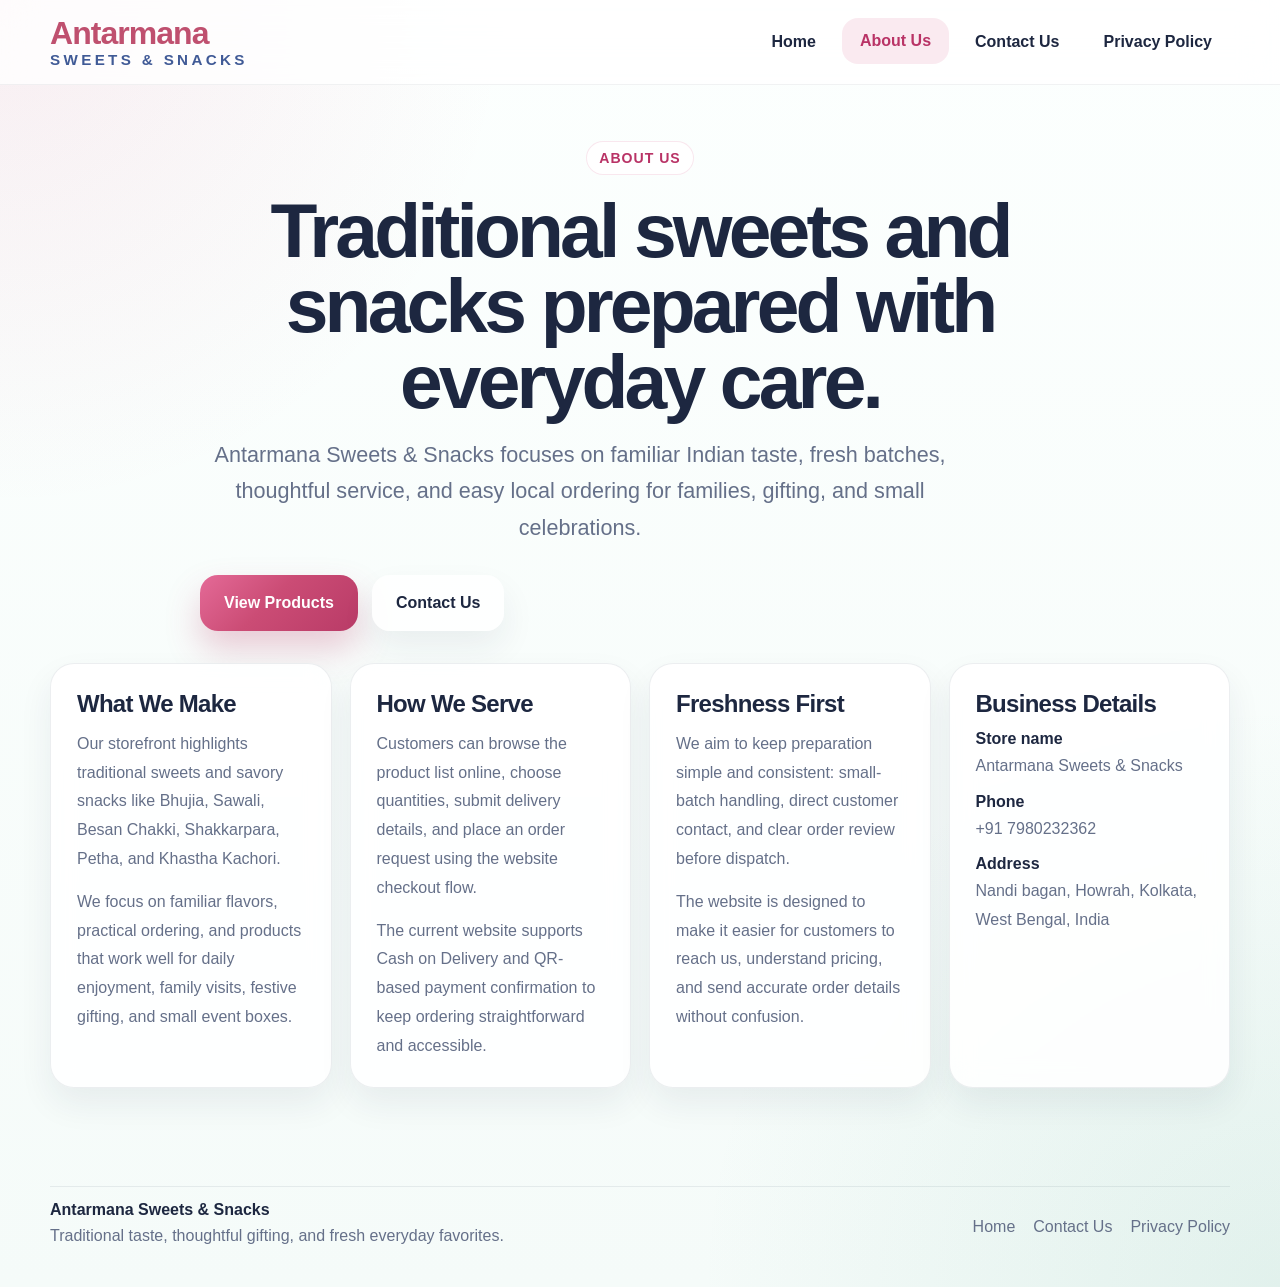
<file: about.html>
<!doctype html>
<html lang="en">
  <head>
    <meta charset="UTF-8" />
    <meta name="viewport" content="width=device-width, initial-scale=1.0" />
    <title>About Us | Antarmana Sweets &amp; Snacks</title>
    <meta
      name="description"
      content="About Antarmana Sweets & Snacks, our products, service style, and everyday commitment to fresh traditional taste."
    />
    <meta
      name="robots"
      content="index, follow, max-image-preview:large, max-snippet:-1, max-video-preview:-1"
    />
    <meta property="og:site_name" content="Antarmana Sweets &amp; Snacks" />
    <meta property="og:type" content="website" />
    <meta property="og:title" content="About Us | Antarmana Sweets &amp; Snacks" />
    <meta
      property="og:description"
      content="Learn more about our traditional sweets, snacks, and customer-first service."
    />
    <meta property="og:url" content="https://granthpatni2007-web.github.io/Antarmanasweets-snacks/about.html" />
    <link rel="canonical" href="https://granthpatni2007-web.github.io/Antarmanasweets-snacks/about.html" />
    <script
      async
      src="https://pagead2.googlesyndication.com/pagead/js/adsbygoogle.js?client=ca-pub-4705932888563006"
      crossorigin="anonymous"
    ></script>
    <link rel="stylesheet" href="styles.css" />
  </head>
  <body>
    <div class="page-shell">
      <header class="site-header">
        <div class="container nav-wrap">
          <a class="brand" href="index.html" aria-label="Antarmana Sweets &amp; Snacks home">
            <span class="brand-title">Antarmana</span>
            <span class="brand-subtitle">Sweets &amp; Snacks</span>
          </a>

          <nav class="site-nav" aria-label="Primary">
            <a class="nav-link" href="index.html">Home</a>
            <a class="nav-link active" href="about.html">About Us</a>
            <a class="nav-link" href="contact-us.html">Contact Us</a>
            <a class="nav-link" href="privacy-policy.html">Privacy Policy</a>
          </nav>
        </div>
      </header>

      <main>
        <section class="contact-section section-tone">
          <div class="container">
            <div class="section-heading">
              <span class="eyebrow">About Us</span>
              <h1>Traditional sweets and snacks prepared with everyday care.</h1>
              <p>
                Antarmana Sweets &amp; Snacks focuses on familiar Indian taste, fresh batches,
                thoughtful service, and easy local ordering for families, gifting, and small
                celebrations.
              </p>
              <div class="page-link-row">
                <a class="primary-button" href="index.html#price-list">View Products</a>
                <a class="secondary-button" href="contact-us.html">Contact Us</a>
              </div>
            </div>

            <div class="info-page-grid">
              <article class="info-card">
                <h2>What We Make</h2>
                <p>
                  Our storefront highlights traditional sweets and savory snacks like Bhujia,
                  Sawali, Besan Chakki, Shakkarpara, Petha, and Khastha Kachori.
                </p>
                <p>
                  We focus on familiar flavors, practical ordering, and products that work well for
                  daily enjoyment, family visits, festive gifting, and small event boxes.
                </p>
              </article>

              <article class="info-card">
                <h2>How We Serve</h2>
                <p>
                  Customers can browse the product list online, choose quantities, submit delivery
                  details, and place an order request using the website checkout flow.
                </p>
                <p>
                  The current website supports Cash on Delivery and QR-based payment confirmation to
                  keep ordering straightforward and accessible.
                </p>
              </article>

              <article class="info-card">
                <h2>Freshness First</h2>
                <p>
                  We aim to keep preparation simple and consistent: small-batch handling, direct
                  customer contact, and clear order review before dispatch.
                </p>
                <p>
                  The website is designed to make it easier for customers to reach us, understand
                  pricing, and send accurate order details without confusion.
                </p>
              </article>

              <article class="info-card">
                <h2>Business Details</h2>
                <dl>
                  <div>
                    <dt>Store name</dt>
                    <dd>Antarmana Sweets &amp; Snacks</dd>
                  </div>
                  <div>
                    <dt>Phone</dt>
                    <dd>+91 7980232362</dd>
                  </div>
                  <div>
                    <dt>Address</dt>
                    <dd>Nandi bagan, Howrah, Kolkata, West Bengal, India</dd>
                  </div>
                </dl>
              </article>
            </div>
          </div>
        </section>
      </main>

      <footer class="site-footer">
        <div class="container footer-wrap">
          <div>
            <strong>Antarmana Sweets &amp; Snacks</strong>
            <p>Traditional taste, thoughtful gifting, and fresh everyday favorites.</p>
          </div>
          <div class="footer-links">
            <a href="index.html">Home</a>
            <a href="contact-us.html">Contact Us</a>
            <a href="privacy-policy.html">Privacy Policy</a>
          </div>
        </div>
      </footer>
    </div>
  </body>
</html>
</file>
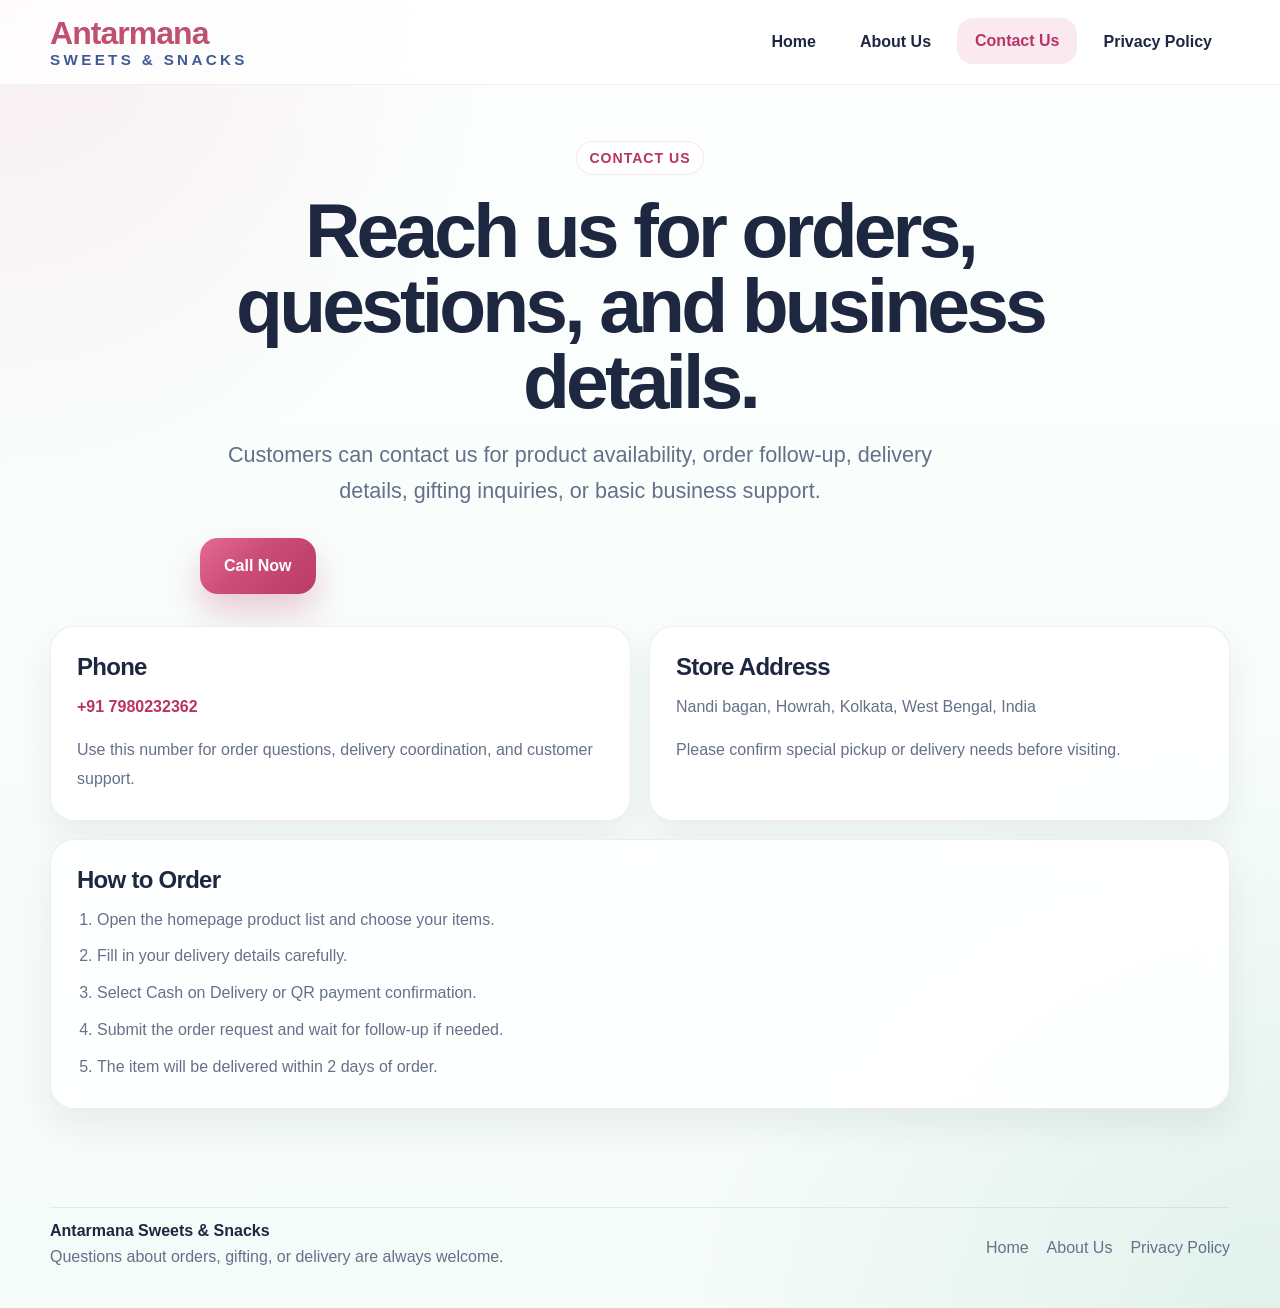
<file: contact-us.html>
<!doctype html>
<html lang="en">
  <head>
    <meta charset="UTF-8" />
    <meta name="viewport" content="width=device-width, initial-scale=1.0" />
    <title>Contact Us | Antarmana Sweets &amp; Snacks</title>
    <meta
      name="description"
      content="Contact Antarmana Sweets & Snacks for orders, store information, and customer support."
    />
    <meta
      name="robots"
      content="index, follow, max-image-preview:large, max-snippet:-1, max-video-preview:-1"
    />
    <meta property="og:site_name" content="Antarmana Sweets &amp; Snacks" />
    <meta property="og:type" content="website" />
    <meta property="og:title" content="Contact Us | Antarmana Sweets &amp; Snacks" />
    <meta
      property="og:description"
      content="Phone and address for Antarmana Sweets & Snacks."
    />
    <meta property="og:url" content="https://granthpatni2007-web.github.io/Antarmanasweets-snacks/contact-us.html" />
    <link rel="canonical" href="https://granthpatni2007-web.github.io/Antarmanasweets-snacks/contact-us.html" />
    <script
      async
      src="https://pagead2.googlesyndication.com/pagead/js/adsbygoogle.js?client=ca-pub-4705932888563006"
      crossorigin="anonymous"
    ></script>
    <link rel="stylesheet" href="styles.css" />
  </head>
  <body>
    <div class="page-shell">
      <header class="site-header">
        <div class="container nav-wrap">
          <a class="brand" href="index.html" aria-label="Antarmana Sweets &amp; Snacks home">
            <span class="brand-title">Antarmana</span>
            <span class="brand-subtitle">Sweets &amp; Snacks</span>
          </a>

          <nav class="site-nav" aria-label="Primary">
            <a class="nav-link" href="index.html">Home</a>
            <a class="nav-link" href="about.html">About Us</a>
            <a class="nav-link active" href="contact-us.html">Contact Us</a>
            <a class="nav-link" href="privacy-policy.html">Privacy Policy</a>
          </nav>
        </div>
      </header>

      <main>
        <section class="contact-section section-tone">
          <div class="container">
            <div class="section-heading">
              <span class="eyebrow">Contact Us</span>
              <h1>Reach us for orders, questions, and business details.</h1>
              <p>
                Customers can contact us for product availability, order follow-up, delivery
                details, gifting inquiries, or basic business support.
              </p>
              <div class="page-link-row">
                <a class="primary-button" href="tel:+917980232362">Call Now</a>
              </div>
            </div>

            <div class="info-page-grid">
              <article class="info-card">
                <h2>Phone</h2>
                <p><a class="text-link" href="tel:+917980232362">+91 7980232362</a></p>
                <p>Use this number for order questions, delivery coordination, and customer support.</p>
              </article>

              <article class="info-card">
                <h2>Store Address</h2>
                <p>Nandi bagan, Howrah, Kolkata, West Bengal, India</p>
                <p>Please confirm special pickup or delivery needs before visiting.</p>
              </article>

            </div>

            <div class="info-page-stack info-page-block">
              <article class="info-card">
                <h2>How to Order</h2>
                <ol>
                  <li>Open the homepage product list and choose your items.</li>
                  <li>Fill in your delivery details carefully.</li>
                  <li>Select Cash on Delivery or QR payment confirmation.</li>
                  <li>Submit the order request and wait for follow-up if needed.</li>
                  <li>The item will be delivered within 2 days of order.</li>
                </ol>
              </article>
            </div>
          </div>
        </section>
      </main>

      <footer class="site-footer">
        <div class="container footer-wrap">
          <div>
            <strong>Antarmana Sweets &amp; Snacks</strong>
            <p>Questions about orders, gifting, or delivery are always welcome.</p>
          </div>
          <div class="footer-links">
            <a href="index.html">Home</a>
            <a href="about.html">About Us</a>
            <a href="privacy-policy.html">Privacy Policy</a>
          </div>
        </div>
      </footer>
    </div>
  </body>
</html>
</file>
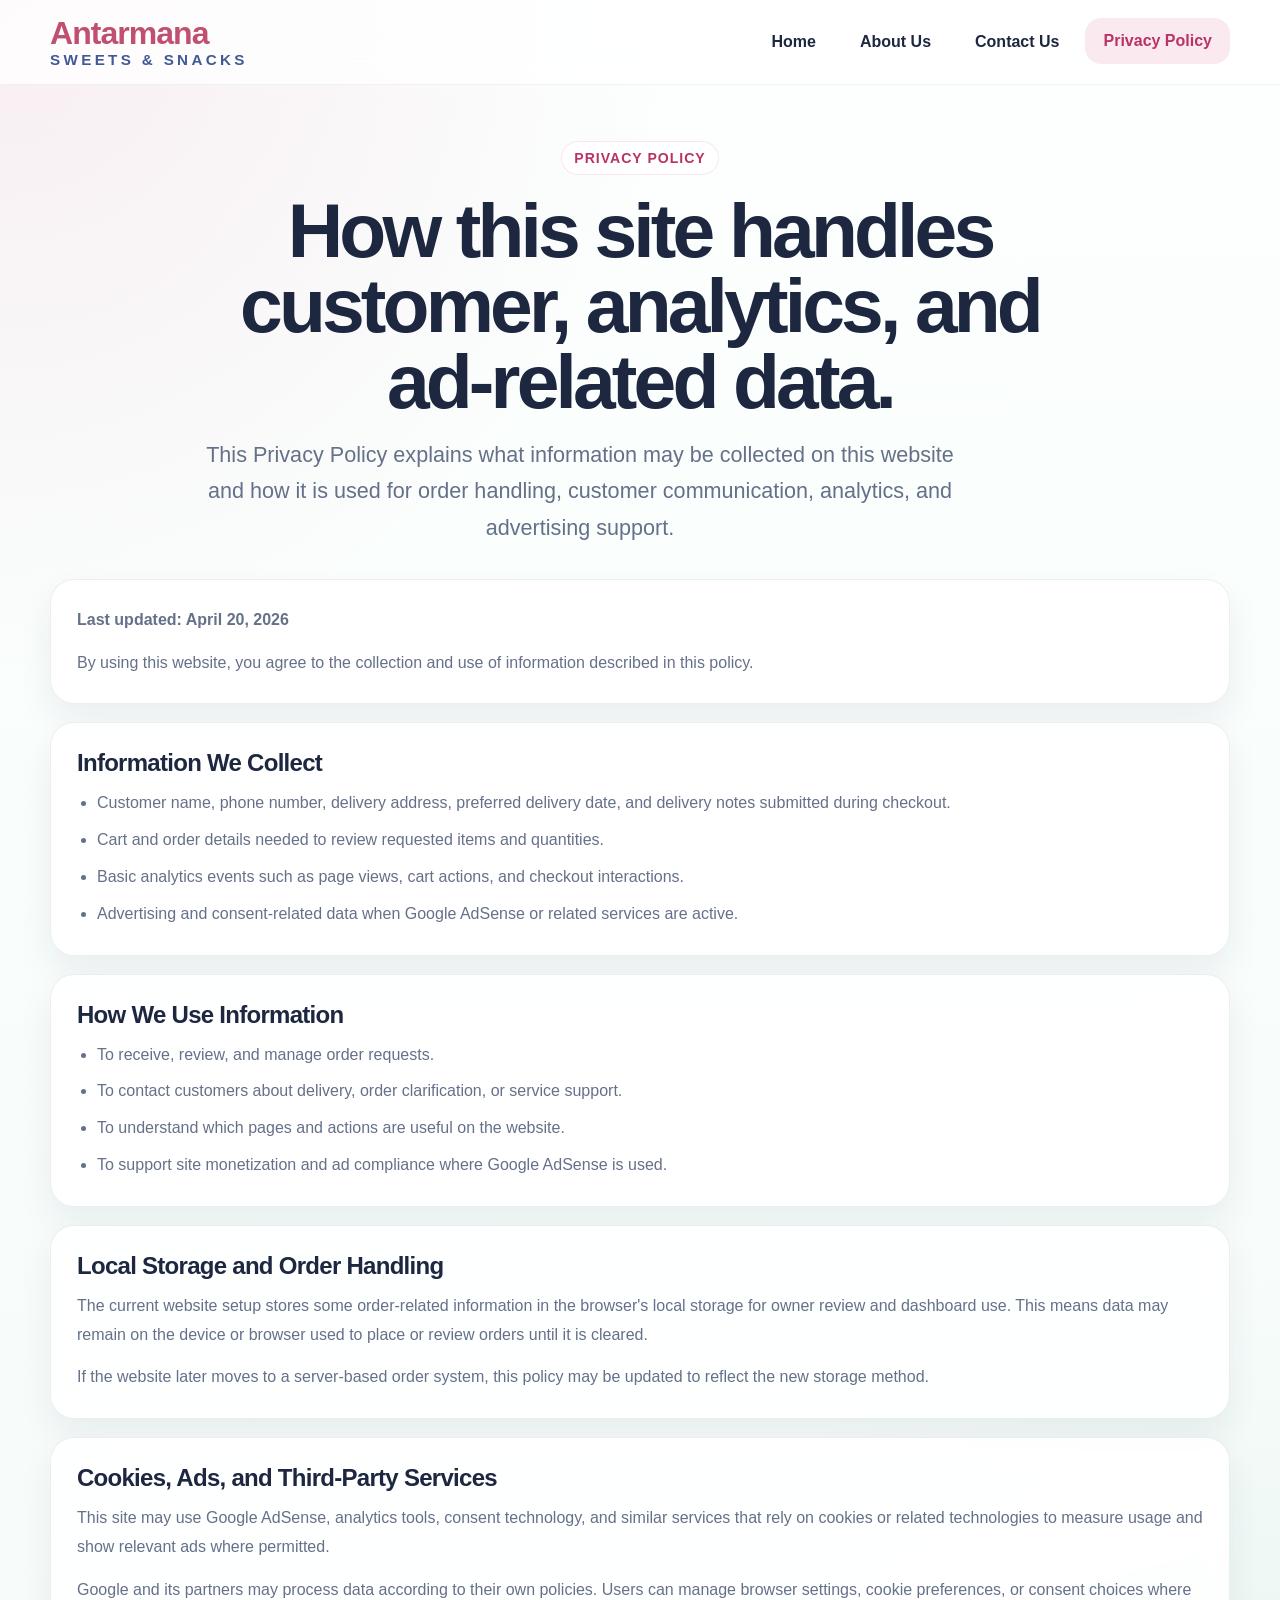
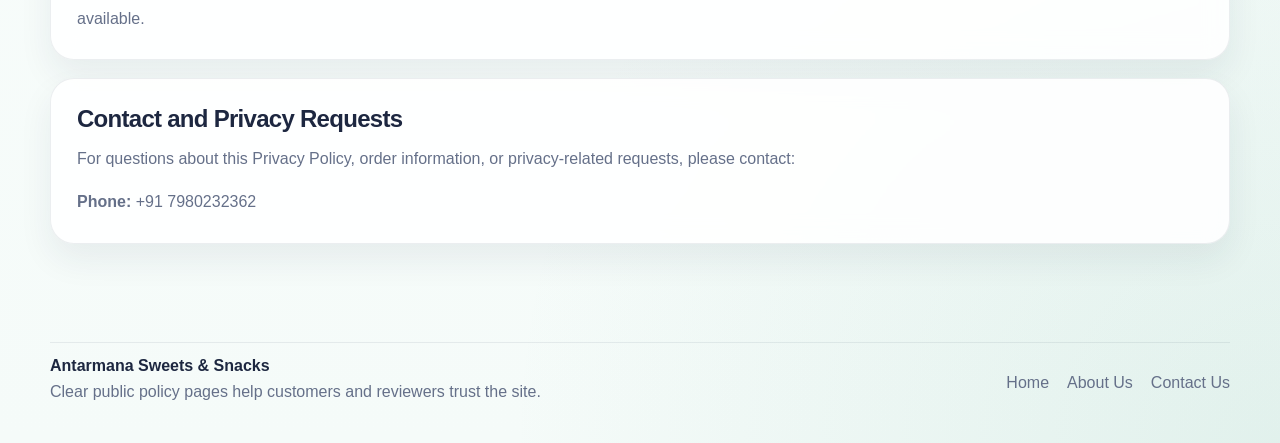
<file: privacy-policy.html>
<!doctype html>
<html lang="en">
  <head>
    <meta charset="UTF-8" />
    <meta name="viewport" content="width=device-width, initial-scale=1.0" />
    <title>Privacy Policy | Antarmana Sweets &amp; Snacks</title>
    <meta
      name="description"
      content="Privacy Policy for Antarmana Sweets & Snacks covering orders, analytics, advertising, and customer contact information."
    />
    <meta
      name="robots"
      content="index, follow, max-image-preview:large, max-snippet:-1, max-video-preview:-1"
    />
    <meta property="og:site_name" content="Antarmana Sweets &amp; Snacks" />
    <meta property="og:type" content="website" />
    <meta property="og:title" content="Privacy Policy | Antarmana Sweets &amp; Snacks" />
    <meta
      property="og:description"
      content="Read how this site handles customer orders, analytics, cookies, and ad-related data."
    />
    <meta property="og:url" content="https://granthpatni2007-web.github.io/Antarmanasweets-snacks/privacy-policy.html" />
    <link rel="canonical" href="https://granthpatni2007-web.github.io/Antarmanasweets-snacks/privacy-policy.html" />
    <script
      async
      src="https://pagead2.googlesyndication.com/pagead/js/adsbygoogle.js?client=ca-pub-4705932888563006"
      crossorigin="anonymous"
    ></script>
    <link rel="stylesheet" href="styles.css" />
  </head>
  <body>
    <div class="page-shell">
      <header class="site-header">
        <div class="container nav-wrap">
          <a class="brand" href="index.html" aria-label="Antarmana Sweets &amp; Snacks home">
            <span class="brand-title">Antarmana</span>
            <span class="brand-subtitle">Sweets &amp; Snacks</span>
          </a>

          <nav class="site-nav" aria-label="Primary">
            <a class="nav-link" href="index.html">Home</a>
            <a class="nav-link" href="about.html">About Us</a>
            <a class="nav-link" href="contact-us.html">Contact Us</a>
            <a class="nav-link active" href="privacy-policy.html">Privacy Policy</a>
          </nav>
        </div>
      </header>

      <main>
        <section class="contact-section section-tone">
          <div class="container">
            <div class="section-heading">
              <span class="eyebrow">Privacy Policy</span>
              <h1>How this site handles customer, analytics, and ad-related data.</h1>
              <p>
                This Privacy Policy explains what information may be collected on this website and
                how it is used for order handling, customer communication, analytics, and
                advertising support.
              </p>
            </div>

            <article class="info-card" style="margin-bottom: 18px;">
              <p class="page-meta">Last updated: April 20, 2026</p>
              <p>
                By using this website, you agree to the collection and use of information described
                in this policy.
              </p>
            </article>

            <div class="info-page-stack">
              <article class="info-card">
                <h2>Information We Collect</h2>
                <ul>
                  <li>Customer name, phone number, delivery address, preferred delivery date, and delivery notes submitted during checkout.</li>
                  <li>Cart and order details needed to review requested items and quantities.</li>
                  <li>Basic analytics events such as page views, cart actions, and checkout interactions.</li>
                  <li>Advertising and consent-related data when Google AdSense or related services are active.</li>
                </ul>
              </article>

              <article class="info-card">
                <h2>How We Use Information</h2>
                <ul>
                  <li>To receive, review, and manage order requests.</li>
                  <li>To contact customers about delivery, order clarification, or service support.</li>
                  <li>To understand which pages and actions are useful on the website.</li>
                  <li>To support site monetization and ad compliance where Google AdSense is used.</li>
                </ul>
              </article>

              <article class="info-card">
                <h2>Local Storage and Order Handling</h2>
                <p>
                  The current website setup stores some order-related information in the browser's
                  local storage for owner review and dashboard use. This means data may remain on
                  the device or browser used to place or review orders until it is cleared.
                </p>
                <p>
                  If the website later moves to a server-based order system, this policy may be
                  updated to reflect the new storage method.
                </p>
              </article>

              <article class="info-card">
                <h2>Cookies, Ads, and Third-Party Services</h2>
                <p>
                  This site may use Google AdSense, analytics tools, consent technology, and similar
                  services that rely on cookies or related technologies to measure usage and show
                  relevant ads where permitted.
                </p>
                <p>
                  Google and its partners may process data according to their own policies. Users can
                  manage browser settings, cookie preferences, or consent choices where available.
                </p>
              </article>

              <article class="info-card">
                <h2>Contact and Privacy Requests</h2>
                <p>
                  For questions about this Privacy Policy, order information, or privacy-related
                  requests, please contact:
                </p>
                <p><strong>Phone:</strong> +91 7980232362</p>
              </article>
            </div>
          </div>
        </section>
      </main>

      <footer class="site-footer">
        <div class="container footer-wrap">
          <div>
            <strong>Antarmana Sweets &amp; Snacks</strong>
            <p>Clear public policy pages help customers and reviewers trust the site.</p>
          </div>
          <div class="footer-links">
            <a href="index.html">Home</a>
            <a href="about.html">About Us</a>
            <a href="contact-us.html">Contact Us</a>
          </div>
        </div>
      </footer>
    </div>
  </body>
</html>
</file>
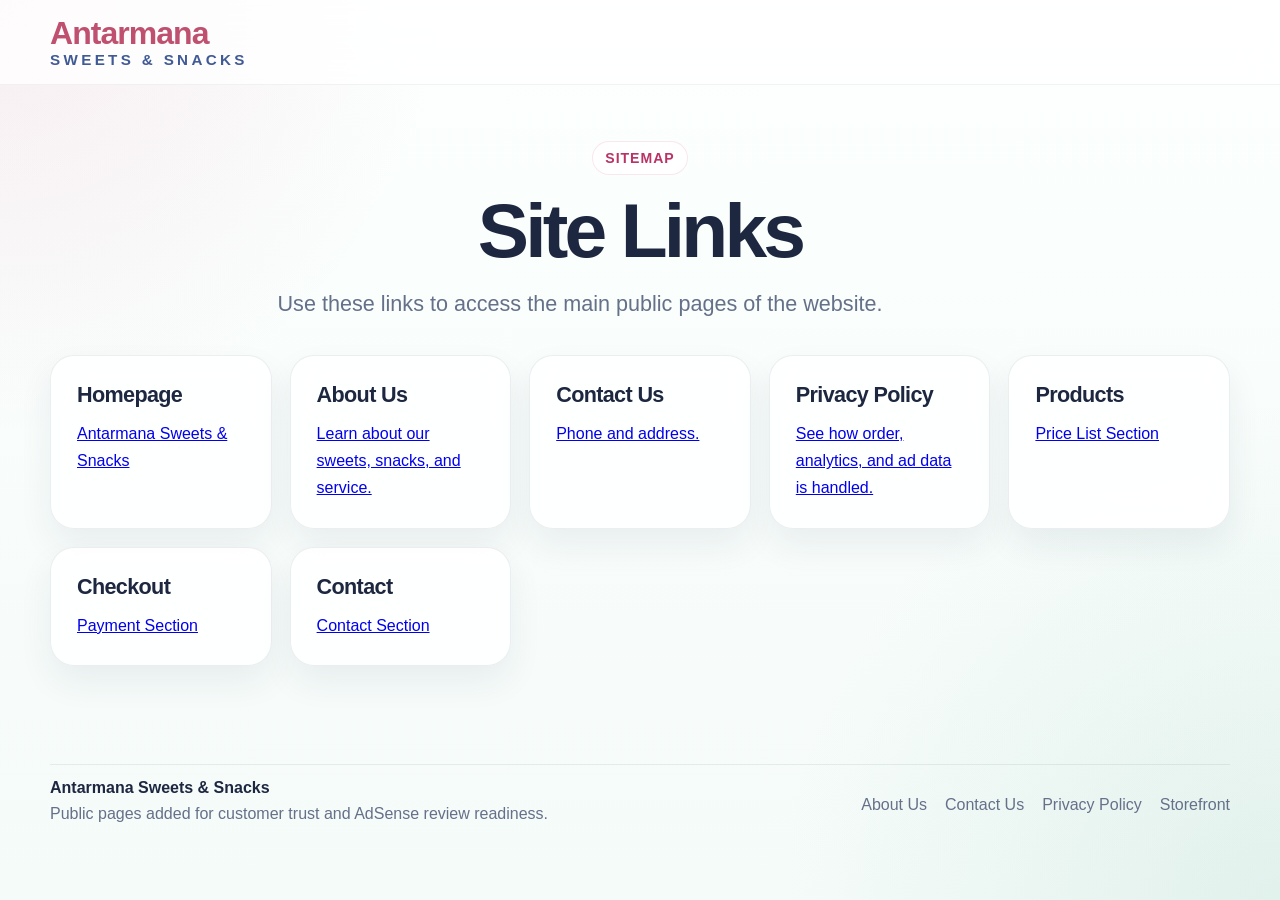
<file: sitemap.html>
<!doctype html>
<html lang="en">
  <head>
    <meta charset="UTF-8" />
    <meta name="viewport" content="width=device-width, initial-scale=1.0" />
    <title>Sitemap | Antarmana Sweets &amp; Snacks</title>
    <meta
      name="description"
      content="Sitemap for Antarmana Sweets &amp; Snacks."
    />
    <meta
      name="robots"
      content="index, follow, max-image-preview:large, max-snippet:-1, max-video-preview:-1"
    />
    <link
      rel="canonical"
      href="https://granthpatni2007-web.github.io/Antarmanasweets-snacks/sitemap.html"
    />
    <link rel="stylesheet" href="styles.css" />
  </head>
  <body>
    <div class="page-shell">
      <header class="site-header">
        <div class="container nav-wrap">
          <a
            class="brand"
            href="index.html"
            aria-label="Antarmana Sweets &amp; Snacks home"
          >
            <span class="brand-title">Antarmana</span>
            <span class="brand-subtitle">Sweets &amp; Snacks</span>
          </a>
        </div>
      </header>

      <main class="contact-section section-tone">
        <div class="container">
          <div class="section-heading">
            <span class="eyebrow">Sitemap</span>
            <h1>Site Links</h1>
            <p>Use these links to access the main public pages of the website.</p>
          </div>

          <div class="contact-grid">
            <article class="contact-card">
              <h3>Homepage</h3>
              <p>
                <a href="index.html">Antarmana Sweets &amp; Snacks</a>
              </p>
            </article>
            <article class="contact-card">
              <h3>About Us</h3>
              <p>
                <a href="about.html">Learn about our sweets, snacks, and service.</a>
              </p>
            </article>
            <article class="contact-card">
              <h3>Contact Us</h3>
              <p>
                <a href="contact-us.html">Phone and address.</a>
              </p>
            </article>
            <article class="contact-card">
              <h3>Privacy Policy</h3>
              <p>
                <a href="privacy-policy.html">See how order, analytics, and ad data is handled.</a>
              </p>
            </article>
            <article class="contact-card">
              <h3>Products</h3>
              <p>
                <a href="index.html#price-list">Price List Section</a>
              </p>
            </article>
            <article class="contact-card">
              <h3>Checkout</h3>
              <p>
                <a href="index.html#payment">Payment Section</a>
              </p>
            </article>
            <article class="contact-card">
              <h3>Contact</h3>
              <p>
                <a href="index.html#contact">Contact Section</a>
              </p>
            </article>
          </div>
        </div>
      </main>

      <footer class="site-footer">
        <div class="container footer-wrap">
          <div>
            <strong>Antarmana Sweets &amp; Snacks</strong>
            <p>Public pages added for customer trust and AdSense review readiness.</p>
          </div>
          <div class="footer-links">
            <a href="about.html">About Us</a>
            <a href="contact-us.html">Contact Us</a>
            <a href="privacy-policy.html">Privacy Policy</a>
            <a href="index.html">Storefront</a>
          </div>
        </div>
      </footer>
    </div>
  </body>
</html>
</file>
<file: styles.css>
﻿:root {
  --bg: #f5fbf9;
  --surface: rgba(255, 255, 255, 0.86);
  --surface-strong: #ffffff;
  --surface-soft: #eef8f5;
  --line: rgba(23, 42, 61, 0.08);
  --text: #1d2740;
  --muted: #657089;
  --accent: #d55684;
  --accent-strong: #b93366;
  --accent-soft: rgba(213, 86, 132, 0.12);
  --earth: #8a5a1e;
  --mint: #dff2ec;
  --mint-deep: #cde8df;
  --shadow: 0 24px 55px rgba(29, 39, 64, 0.10);
  --shadow-soft: 0 16px 34px rgba(29, 39, 64, 0.07);
  --radius-xl: 30px;
  --radius-lg: 24px;
  --radius-md: 18px;
  --radius-sm: 12px;
  --container: min(1180px, calc(100vw - 32px));
}

* {
  box-sizing: border-box;
}

html {
  scroll-behavior: smooth;
}

body {
  margin: 0;
  color: var(--text);
  background:
    radial-gradient(circle at top left, rgba(213, 86, 132, 0.10), transparent 28%),
    radial-gradient(circle at bottom right, rgba(82, 168, 143, 0.12), transparent 32%),
    linear-gradient(180deg, #fcfffe 0%, var(--bg) 100%);
  font-family: "Aptos", "Trebuchet MS", "Gill Sans", sans-serif;
}

a,
button,
input,
textarea {
  font: inherit;
}

button {
  cursor: pointer;
  border: 0;
}

img,
svg {
  display: block;
}

.container {
  width: var(--container);
  margin: 0 auto;
}

.page-shell {
  position: relative;
  min-height: 100vh;
}

.section-tone {
  position: relative;
}

.site-header {
  position: sticky;
  top: 0;
  z-index: 30;
  backdrop-filter: blur(18px);
  background: rgba(255, 255, 255, 0.78);
  border-bottom: 1px solid rgba(23, 42, 61, 0.06);
}

.nav-wrap {
  display: flex;
  align-items: center;
  justify-content: space-between;
  gap: 20px;
  min-height: 84px;
}

.brand {
  text-decoration: none;
  color: inherit;
  display: inline-flex;
  flex-direction: column;
  gap: 2px;
}

.brand-title {
  font-size: 2rem;
  font-weight: 800;
  line-height: 1;
  color: #bf506f;
  letter-spacing: -0.03em;
}

.brand-subtitle {
  font-size: 0.95rem;
  font-weight: 800;
  text-transform: uppercase;
  letter-spacing: 0.22em;
  color: #405a96;
}

.site-nav {
  display: flex;
  align-items: center;
  justify-content: center;
  gap: 8px;
  flex-wrap: wrap;
}

.nav-link {
  padding: 14px 18px;
  border-radius: 16px;
  color: var(--text);
  text-decoration: none;
  font-weight: 700;
  transition: background-color 160ms ease, color 160ms ease, transform 160ms ease;
}

.nav-link:hover,
.nav-link:focus-visible,
.nav-link.active {
  background: var(--accent-soft);
  color: var(--accent-strong);
  transform: translateY(-1px);
}

.cart-button,
.icon-button {
  position: relative;
  display: inline-flex;
  align-items: center;
  justify-content: center;
  width: 52px;
  height: 52px;
  border-radius: 16px;
  background: rgba(255, 255, 255, 0.8);
  color: #384666;
  box-shadow: var(--shadow-soft);
  transition: transform 160ms ease, background-color 160ms ease;
}

.cart-button:hover,
.icon-button:hover {
  transform: translateY(-1px);
  background: #fff;
}

.cart-button svg {
  width: 24px;
  height: 24px;
}

.cart-badge {
  position: absolute;
  top: 8px;
  right: 8px;
  min-width: 20px;
  height: 20px;
  padding: 0 5px;
  border-radius: 999px;
  display: inline-flex;
  align-items: center;
  justify-content: center;
  background: linear-gradient(135deg, var(--accent), var(--accent-strong));
  color: #fff;
  font-size: 0.72rem;
  font-weight: 700;
}

.hero-section,
.products-section,
.checkout-section,
.contact-section {
  padding: 56px 0 72px;
}

.hero-grid {
  display: grid;
  grid-template-columns: minmax(0, 1.15fr) minmax(320px, 0.85fr);
  gap: 36px;
  align-items: center;
}

.hero-copy {
  padding: 48px 0;
}

.eyebrow {
  display: inline-flex;
  align-items: center;
  padding: 8px 12px;
  border-radius: 999px;
  background: rgba(255, 255, 255, 0.92);
  border: 1px solid rgba(213, 86, 132, 0.14);
  color: var(--accent-strong);
  font-size: 0.88rem;
  font-weight: 800;
  letter-spacing: 0.07em;
  text-transform: uppercase;
}

.hero-copy h1,
.section-heading h1,
.section-heading h2,
.checkout-heading h2 {
  margin: 18px 0 18px;
  font-size: clamp(3rem, 6vw, 5.3rem);
  line-height: 0.98;
  letter-spacing: -0.05em;
}

.hero-lead,
.section-heading p,
.checkout-heading p {
  margin: 0;
  max-width: 760px;
  color: var(--muted);
  font-size: clamp(1.05rem, 2vw, 1.35rem);
  line-height: 1.7;
}

.hero-actions {
  display: flex;
  align-items: center;
  flex-wrap: wrap;
  gap: 14px;
  margin-top: 34px;
}

.primary-button,
.secondary-button,
.text-button {
  display: inline-flex;
  align-items: center;
  justify-content: center;
  gap: 10px;
  min-height: 56px;
  padding: 0 24px;
  border-radius: 18px;
  text-decoration: none;
  font-weight: 800;
  transition: transform 160ms ease, box-shadow 160ms ease, background-color 160ms ease;
}

.primary-button {
  color: #fff;
  background: linear-gradient(135deg, #e46a97 0%, #cb4c75 45%, #b93b67 100%);
  box-shadow: 0 18px 34px rgba(185, 59, 103, 0.26);
}

.secondary-button {
  color: var(--text);
  background: rgba(255, 255, 255, 0.88);
  box-shadow: var(--shadow-soft);
}

.secondary-button.ghost {
  background: var(--surface-soft);
}

.text-button {
  padding: 0;
  min-height: auto;
  color: var(--text);
  background: transparent;
}

.primary-button:hover,
.secondary-button:hover,
.text-button:hover {
  transform: translateY(-2px);
}

.hero-stats {
  display: grid;
  grid-template-columns: repeat(3, minmax(0, 1fr));
  gap: 16px;
  margin-top: 40px;
}

.stat-card,
.hero-card,
.contact-card,
.summary-card,
.form-card,
.cart-drawer,
.product-card {
  border: 1px solid var(--line);
  background: var(--surface);
  box-shadow: var(--shadow-soft);
  backdrop-filter: blur(14px);
}

.stat-card {
  padding: 20px;
  border-radius: var(--radius-md);
}

.stat-card strong {
  display: block;
  font-size: 1.3rem;
  letter-spacing: -0.03em;
}

.stat-card span {
  color: var(--muted);
}

.hero-panel {
  position: relative;
  min-height: 520px;
}

.hero-card {
  position: absolute;
  border-radius: var(--radius-xl);
  padding: 28px;
}

.hero-card-featured {
  inset: 42px 34px auto auto;
  width: min(380px, 100%);
  background:
    linear-gradient(160deg, rgba(255, 255, 255, 0.95), rgba(226, 244, 238, 0.88)),
    var(--surface);
}

.hero-card-featured h2 {
  margin: 14px 0 10px;
  font-size: 2rem;
  letter-spacing: -0.04em;
}

.hero-card-featured p {
  margin: 0 0 18px;
  color: var(--muted);
  line-height: 1.7;
}

.hero-card-featured strong {
  font-size: 1.3rem;
  color: var(--accent-strong);
}

.hero-card-label,
.panel-tag {
  display: inline-flex;
  align-items: center;
  border-radius: 999px;
  padding: 7px 12px;
  background: var(--accent-soft);
  color: var(--accent-strong);
  font-size: 0.82rem;
  font-weight: 800;
  letter-spacing: 0.04em;
  text-transform: uppercase;
}

.hero-card-small {
  width: 220px;
  left: 20px;
  background: rgba(255, 255, 255, 0.88);
}

.hero-card-small span {
  color: var(--muted);
  text-transform: uppercase;
  letter-spacing: 0.08em;
  font-size: 0.78rem;
  font-weight: 700;
}

.hero-card-small strong {
  display: block;
  margin: 8px 0;
  font-size: 1.35rem;
}

.hero-card-small p {
  margin: 0;
  color: var(--muted);
  line-height: 1.6;
}

.hero-card-small.accent {
  right: 18px;
  bottom: 24px;
  background: linear-gradient(135deg, rgba(223, 242, 236, 0.92), rgba(255, 255, 255, 0.94));
}

.hero-card-small:not(.accent) {
  left: 10px;
  bottom: 120px;
}

.section-heading,
.checkout-heading {
  text-align: center;
  max-width: 880px;
  margin: 0 auto 32px;
}

.section-heading h2,
.checkout-heading h2 {
  font-size: clamp(2.5rem, 5vw, 4.4rem);
}

.product-grid {
  display: grid;
  grid-template-columns: repeat(2, minmax(0, 1fr));
  gap: 28px;
}

.product-card {
  display: grid;
  overflow: hidden;
  border-radius: var(--radius-lg);
}

.product-card-top {
  min-height: 128px;
  padding: 28px 28px 18px;
  background:
    linear-gradient(180deg, rgba(220, 243, 236, 0.95), rgba(229, 247, 241, 0.6)),
    var(--surface-soft);
}

.product-card:nth-child(3n) .product-card-top {
  background: linear-gradient(180deg, rgba(255, 237, 243, 0.96), rgba(255, 255, 255, 0.75));
}

.product-card:nth-child(4n) .product-card-top {
  background: linear-gradient(180deg, rgba(236, 246, 255, 0.96), rgba(255, 255, 255, 0.75));
}

.product-card h3 {
  margin: 0 0 8px;
  font-size: 2rem;
  letter-spacing: -0.04em;
}

.product-price {
  margin: 0;
  color: #cf5b83;
  font-size: 2rem;
  font-weight: 800;
  letter-spacing: -0.04em;
}

.product-card-body {
  padding: 22px 28px 28px;
}

.product-card-body p {
  margin: 0 0 24px;
  color: var(--muted);
  line-height: 1.8;
}

.product-footer {
  display: flex;
  align-items: center;
  justify-content: space-between;
  gap: 16px;
  flex-wrap: wrap;
}

.product-action-group {
  display: grid;
  grid-template-columns: repeat(2, minmax(0, 1fr));
  gap: 10px;
  width: 100%;
}

.cart-qty-control {
  display: inline-flex;
  align-items: center;
  gap: 10px;
}

.cart-qty-control strong {
  font-size: 1.05rem;
}

.stepper {
  display: inline-flex;
  align-items: center;
  overflow: hidden;
  border-radius: 16px;
  background: #eef6f4;
  border: 1px solid rgba(23, 42, 61, 0.06);
}

.stepper button {
  width: 46px;
  height: 48px;
  background: transparent;
  color: var(--muted);
  font-size: 1.4rem;
}

.stepper span {
  min-width: 88px;
  padding: 0 6px;
  text-align: center;
  font-weight: 800;
}

.add-button {
  min-width: 190px;
}

.product-action-group .add-button {
  min-width: 0;
  width: 100%;
}

.add-button-soft {
  color: var(--earth);
  background: rgba(255, 246, 228, 0.96);
  box-shadow: 0 14px 26px rgba(181, 119, 46, 0.16);
}

.add-button:disabled,
.mini-button:disabled {
  cursor: not-allowed;
  opacity: 0.46;
  transform: none;
}

.checkout-header {
  display: flex;
  align-items: center;
  justify-content: space-between;
  gap: 14px;
  margin-bottom: 16px;
}

.secure-checkout {
  font-weight: 700;
  color: #587264;
}

.checkout-layout {
  display: grid;
  grid-template-columns: minmax(0, 1.45fr) minmax(320px, 0.85fr);
  gap: 28px;
  align-items: start;
}

.checkout-form {
  display: grid;
  gap: 22px;
}

.form-card,
.summary-card {
  border-radius: var(--radius-lg);
  padding: 28px;
}

.form-card-header,
.summary-header {
  display: flex;
  align-items: center;
  gap: 14px;
  margin-bottom: 24px;
}

.form-card-header h3,
.summary-header h3 {
  margin: 0;
  font-size: 1.55rem;
  letter-spacing: -0.03em;
}

.form-delivery-note {
  margin: -4px 0 18px;
  border: 1px solid rgba(181, 119, 46, 0.22);
  border-radius: 18px;
  background: rgba(255, 246, 228, 0.76);
  color: var(--earth);
  font-weight: 700;
  line-height: 1.5;
  padding: 12px 14px;
}

.step-badge {
  width: 38px;
  height: 38px;
  display: inline-flex;
  align-items: center;
  justify-content: center;
  border-radius: 999px;
  background: rgba(66, 126, 231, 0.10);
  color: #3f66b9;
  font-weight: 800;
}

.form-grid {
  display: grid;
  grid-template-columns: repeat(2, minmax(0, 1fr));
  gap: 18px;
}

.form-grid.single {
  grid-template-columns: 1fr;
}

label {
  display: grid;
  gap: 10px;
}

label span {
  font-weight: 700;
}

input,
textarea {
  width: 100%;
  border: 1px solid rgba(23, 42, 61, 0.1);
  border-radius: 16px;
  background: rgba(255, 255, 255, 0.92);
  color: var(--text);
  padding: 15px 16px;
  outline: none;
  transition: border-color 160ms ease, box-shadow 160ms ease;
}

input:focus,
textarea:focus {
  border-color: rgba(213, 86, 132, 0.45);
  box-shadow: 0 0 0 4px rgba(213, 86, 132, 0.12);
}

textarea {
  resize: vertical;
  min-height: 120px;
}

.payment-tabs {
  display: grid;
  grid-template-columns: repeat(2, 1fr);
  gap: 10px;
  padding: 10px;
  border-radius: 20px;
  background: var(--surface-soft);
  margin-bottom: 22px;
}

.payment-tab {
  min-height: 52px;
  border-radius: 14px;
  background: transparent;
  color: var(--muted);
  font-weight: 800;
}

.payment-tab.active {
  background: linear-gradient(135deg, rgba(228, 106, 151, 0.20), rgba(185, 59, 103, 0.18));
  color: var(--accent-strong);
}

.payment-panel {
  display: none;
}

.payment-panel.active {
  display: block;
}

.payment-action-row {
  display: grid;
  gap: 12px;
  margin-top: 18px;
}

.payment-action-button {
  width: 100%;
}

.payment-action-copy {
  margin: 0;
  color: var(--muted);
  line-height: 1.7;
}

.payment-status-box {
  margin-top: 22px;
  padding: 18px 20px;
  border-radius: 20px;
  border: 1px solid rgba(23, 42, 61, 0.08);
  background: var(--surface-soft);
}

.payment-status-box strong {
  display: block;
  font-size: 1.02rem;
}

.payment-status-box p {
  margin: 8px 0 0;
  color: var(--muted);
  line-height: 1.7;
}

.payment-status-box.is-paid {
  background: rgba(48, 142, 116, 0.12);
  border-color: rgba(48, 142, 116, 0.22);
}

.payment-status-box.is-paid strong {
  color: #1d7e65;
}

.qr-payment-panel,
.cod-panel {
  border-radius: 24px;
  padding: 22px;
  background:
    linear-gradient(155deg, rgba(41, 56, 80, 0.96), rgba(64, 82, 111, 0.96)),
    #2a3447;
  color: #f3f7ff;
}

.qr-payment-panel {
  display: grid;
  grid-template-columns: minmax(0, 1fr) minmax(220px, 280px);
  gap: 22px;
  align-items: center;
}

.qr-copy h4,
.cod-copy h4 {
  margin: 12px 0 10px;
  font-size: 2rem;
  letter-spacing: -0.04em;
}

.qr-copy p,
.cod-copy p {
  margin: 0 0 18px;
  color: rgba(243, 247, 255, 0.8);
  line-height: 1.7;
}

.qr-copy .qr-highlight-note {
  margin: 0 0 18px;
  padding: 12px 14px;
  border: 1px solid rgba(181, 119, 46, 0.34);
  border-radius: 16px;
  background: rgba(255, 246, 228, 0.92);
  color: var(--earth);
  line-height: 1.6;
}

.qr-copy .qr-highlight-note strong {
  font-weight: 800;
}

.qr-payment-actions {
  display: flex;
  flex-wrap: wrap;
  gap: 12px;
}

.qr-payment-actions .secondary-button {
  min-height: 52px;
}

.cod-panel {
  display: grid;
  gap: 18px;
}

.cod-detail-list {
  display: grid;
  gap: 14px;
}

.cod-detail-item {
  padding: 16px;
  border-radius: 16px;
  background: rgba(255, 255, 255, 0.08);
}

.cod-detail-item strong {
  display: block;
  margin-bottom: 6px;
}

.cod-detail-item span {
  color: rgba(243, 247, 255, 0.78);
}

.qr-card {
  display: grid;
  place-items: center;
  gap: 10px;
  min-height: 360px;
  padding: 20px;
  border-radius: 28px;
  background: rgba(255, 255, 255, 0.12);
  border: 1px solid rgba(255, 255, 255, 0.10);
}

.qr-card span {
  color: rgba(255, 255, 255, 0.82);
  font-weight: 700;
}

.qr-photo {
  width: min(100%, 240px);
  height: auto;
  object-fit: contain;
  padding: 8px;
  border-radius: 18px;
  background: #ffffff;
}

.summary-card {
  position: sticky;
  top: 110px;
}

.summary-items {
  display: grid;
  gap: 14px;
  margin-bottom: 22px;
}

.summary-item,
.cart-item {
  display: grid;
  gap: 10px;
  padding: 16px;
  border-radius: 18px;
  background: var(--surface-soft);
}

.summary-item-top,
.cart-item-top {
  display: flex;
  align-items: center;
  justify-content: space-between;
  gap: 12px;
}

.summary-item strong,
.cart-item strong {
  font-size: 1.02rem;
}

.summary-item span,
.cart-item span {
  color: var(--muted);
}

.summary-line {
  display: flex;
  align-items: center;
  justify-content: space-between;
  gap: 12px;
  padding: 10px 0;
}

.summary-line.total {
  margin-top: 6px;
  padding-top: 18px;
  border-top: 1px solid rgba(23, 42, 61, 0.08);
}

.summary-line.total strong,
.summary-line.total span {
  font-size: 1.18rem;
  font-weight: 800;
}

.place-order-button {
  width: 100%;
  margin-top: 18px;
}

.summary-note {
  margin: 14px 0 0;
  color: var(--muted);
  line-height: 1.7;
}

.contact-grid {
  display: grid;
  grid-template-columns: repeat(auto-fit, minmax(220px, 1fr));
  gap: 18px;
}

.contact-card {
  padding: 26px;
  border-radius: var(--radius-lg);
}

.contact-card h3 {
  margin: 0 0 12px;
  font-size: 1.35rem;
  letter-spacing: -0.03em;
}

.contact-card p {
  margin: 0;
  color: var(--muted);
  line-height: 1.7;
}

.info-page-grid,
.info-page-stack {
  display: grid;
  gap: 18px;
}

.info-page-block {
  margin-top: 18px;
}

.info-page-grid {
  grid-template-columns: repeat(auto-fit, minmax(260px, 1fr));
}

.info-card {
  padding: 26px;
  border-radius: var(--radius-lg);
  border: 1px solid rgba(23, 42, 61, 0.08);
  background: rgba(255, 255, 255, 0.88);
  box-shadow: var(--shadow-soft);
  backdrop-filter: blur(12px);
}

.info-card h2,
.info-card h3 {
  margin: 0 0 12px;
  font-size: 1.5rem;
  letter-spacing: -0.03em;
}

.info-card p,
.info-card li,
.info-card dd {
  color: var(--muted);
  line-height: 1.8;
}

.info-card p,
.info-card ul,
.info-card ol,
.info-card dl {
  margin: 0;
}

.info-card p + p,
.info-card p + ul,
.info-card p + ol,
.info-card ul + p,
.info-card ol + p,
.info-card dl + p {
  margin-top: 14px;
}

.info-card ul,
.info-card ol {
  padding-left: 20px;
}

.info-card li + li {
  margin-top: 8px;
}

.info-card dl {
  display: grid;
  gap: 12px;
}

.info-card dt {
  font-weight: 800;
  color: var(--text);
}

.info-card dd {
  margin: 4px 0 0;
}

.page-link-row {
  display: flex;
  align-items: center;
  gap: 14px;
  flex-wrap: wrap;
  margin-top: 28px;
}

.text-link {
  color: var(--accent-strong);
  font-weight: 800;
  text-decoration: none;
}

.page-meta {
  margin: 0 0 18px;
  color: var(--muted);
  font-weight: 700;
}

.site-footer {
  padding: 26px 0 42px;
}

.footer-wrap {
  display: flex;
  align-items: center;
  justify-content: space-between;
  gap: 16px;
  padding-top: 14px;
  border-top: 1px solid rgba(23, 42, 61, 0.08);
}

.footer-wrap p,
.footer-wrap a {
  margin: 8px 0 0;
  color: var(--muted);
  text-decoration: none;
}

.footer-links {
  display: flex;
  align-items: center;
  gap: 18px;
  flex-wrap: wrap;
}

.cart-drawer {
  position: fixed;
  top: 0;
  right: 0;
  z-index: 60;
  width: min(430px, 100vw);
  height: 100vh;
  display: grid;
  grid-template-rows: auto 1fr auto;
  padding: 22px;
  border-radius: 0;
  transform: translateX(100%);
  transition: transform 220ms ease;
  background: rgba(255, 255, 255, 0.98);
}

.cart-drawer.open {
  transform: translateX(0);
}

.cart-header {
  display: flex;
  align-items: flex-start;
  justify-content: space-between;
  gap: 16px;
  padding-bottom: 18px;
  border-bottom: 1px solid rgba(23, 42, 61, 0.08);
}

.cart-header h2 {
  margin: 10px 0 0;
  font-size: 2rem;
  letter-spacing: -0.04em;
}

.icon-button {
  font-size: 2rem;
  line-height: 1;
}

.cart-items {
  overflow: auto;
  display: grid;
  align-content: start;
  gap: 14px;
  padding: 20px 0;
}

.cart-item {
  background: var(--surface-soft);
}

.cart-item-footer {
  display: flex;
  align-items: center;
  justify-content: space-between;
  gap: 12px;
}

.cart-item-actions {
  display: inline-flex;
  align-items: center;
  gap: 8px;
}

.cart-item-actions-stacked {
  display: grid;
  align-items: start;
  gap: 8px;
}

.cart-action-buttons {
  display: flex;
  flex-wrap: wrap;
  gap: 8px;
}

.cart-quantity-label {
  font-weight: 900;
}

.mini-button {
  min-width: 34px;
  height: 34px;
  padding: 0 10px;
  border-radius: 12px;
  background: rgba(255, 255, 255, 0.9);
  color: var(--text);
  font-weight: 800;
}

.remove-button {
  color: var(--accent-strong);
  background: rgba(213, 86, 132, 0.12);
}

.cart-footer {
  border-top: 1px solid rgba(23, 42, 61, 0.08);
  padding-top: 18px;
}

.overlay {
  position: fixed;
  inset: 0;
  z-index: 50;
  background: rgba(20, 28, 44, 0.45);
  backdrop-filter: blur(2px);
}

.toast {
  position: fixed;
  left: 50%;
  bottom: 24px;
  z-index: 70;
  padding: 14px 18px;
  border-radius: 16px;
  background: rgba(29, 39, 64, 0.96);
  color: #fff;
  transform: translate(-50%, 24px);
  opacity: 0;
  pointer-events: none;
  transition: opacity 160ms ease, transform 160ms ease;
}

.toast.show {
  opacity: 1;
  transform: translate(-50%, 0);
}

.empty-state {
  padding: 22px;
  border-radius: 20px;
  background: var(--surface-soft);
  color: var(--muted);
  line-height: 1.8;
  text-align: center;
}

@media (max-width: 1080px) {
  .hero-grid,
  .checkout-layout,
  .contact-grid {
    grid-template-columns: 1fr;
  }

  .hero-panel {
    min-height: 420px;
  }

  .summary-card {
    position: static;
  }

  .contact-grid {
    grid-template-columns: repeat(2, minmax(0, 1fr));
  }
}

@media (max-width: 840px) {
  .nav-wrap {
    flex-wrap: wrap;
    justify-content: center;
    padding: 16px 0;
  }

  .product-grid,
  .form-grid,
  .hero-stats {
    grid-template-columns: 1fr;
  }

  .product-footer,
  .checkout-header,
  .footer-wrap {
    flex-direction: column;
    align-items: stretch;
  }

  .qr-payment-panel {
    grid-template-columns: 1fr;
  }

  .site-nav {
    order: 3;
  }

  .hero-copy h1,
  .section-heading h2,
  .checkout-heading h2 {
    font-size: clamp(2.6rem, 12vw, 4rem);
  }
}

@media (max-width: 560px) {
  .hero-section,
  .products-section,
  .checkout-section,
  .contact-section {
    padding: 34px 0 52px;
  }

  .hero-copy {
    padding: 16px 0 0;
  }

  .brand-title {
    font-size: 1.65rem;
  }

  .brand-subtitle {
    font-size: 0.82rem;
  }

  .nav-link {
    padding: 10px 12px;
  }

  .hero-panel {
    min-height: 360px;
  }

  .hero-card {
    padding: 22px;
  }

  .hero-card-featured {
    inset: 20px 0 auto 0;
    width: 100%;
  }

  .hero-card-small {
    width: 200px;
  }

  .product-card h3,
  .product-price {
    font-size: 1.7rem;
  }

  .product-action-group {
    grid-template-columns: 1fr;
  }

  .product-card-top,
  .product-card-body,
  .summary-card,
  .form-card,
  .contact-card {
    padding-left: 20px;
    padding-right: 20px;
  }

  .payment-tabs {
    grid-template-columns: 1fr;
  }
}
</file>
